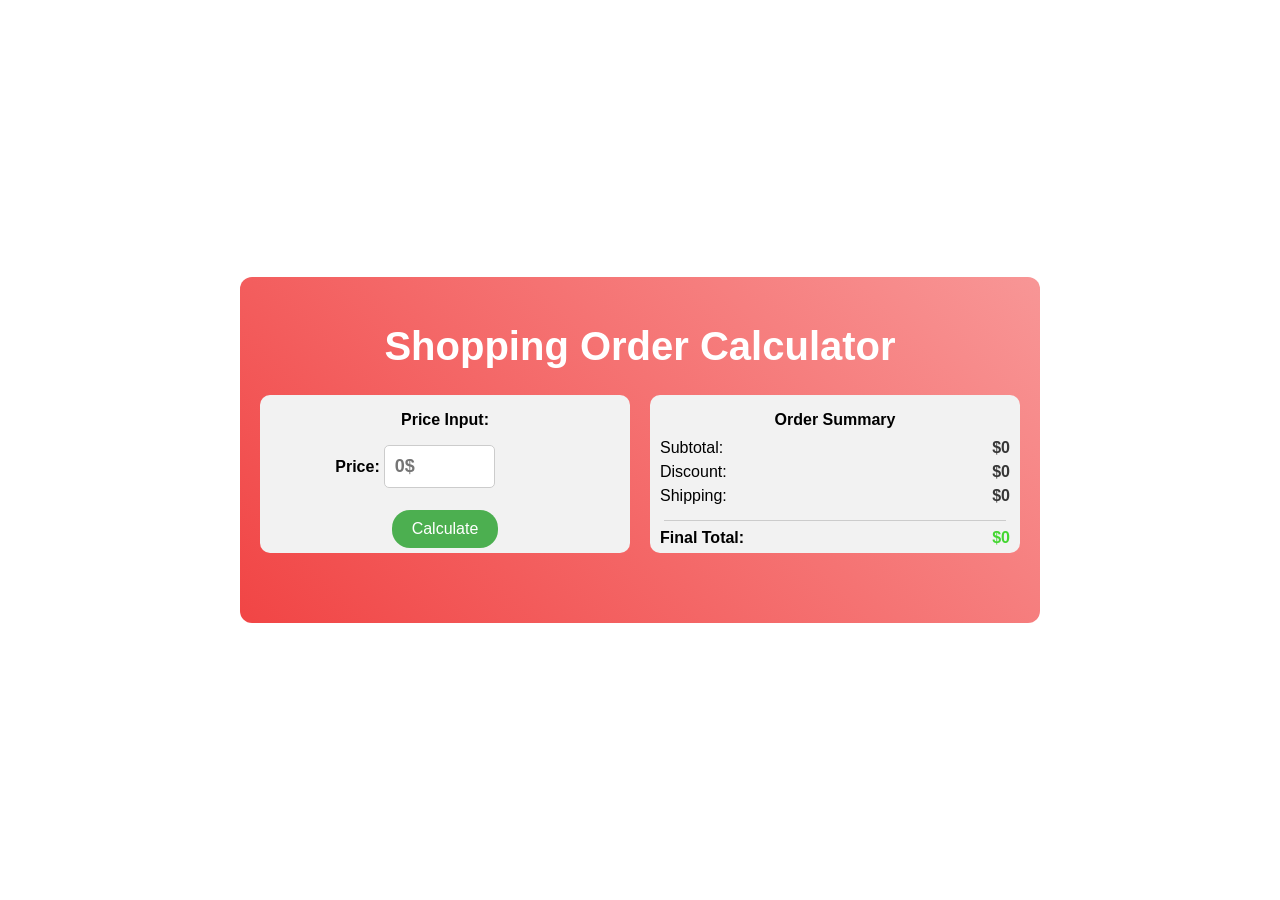
<file: Sem 1/SEC/A1/Html/index.html>
<!-- Program to calculate the subtotal, discount, shipping charge, and final total of a shopping order.
same as the python file but with html and css formatting -->

<html>
    <head>
        <title>Shopping Order Calculator</title>
        <link rel="stylesheet" type="text/css" href="style.css">

    </head>
    <body>
        <div class="container">
            <h1 class="main-heading">Shopping Order Calculator</h1>
                <div class="left-right">
                    <div class="left">
                        <p class="price_input goodfont">Price Input:</p>
                        <label class="goodfont">Price:</label>
                        <input class="input-box" type="number" id="price" placeholder="0$" min="0" required>
                        <br><br>
                        <button onclick="calculateOrder()" class="button goodfont">Calculate</button>
                    </div>
                    <div class="right">
                        <p class="order_summary goodfont">Order Summary</p>
                        <div class="summary-row">
                            <label for="subtotal" class="goodfont">Subtotal:</label>
                            <span id="subtotal" class="result goodfont a-right">$0</span>
                        </div>
                        <div class="summary-row">
                            <label for="discount" class="goodfont">Discount:</label>
                            <span id="discount" class="result goodfont a-right">$0</span>
                        </div>
                        <div class="summary-row">
                            <label for="shipping" class="goodfont">Shipping:</label>
                            <span id="shipping" class="result goodfont a-right">$0</span>
                        </div>
                        <hr class="summary-hr">
                        <div class="summary-row">
                            <label style="font-weight: bold;" for="finalTotal" class="goodfont">Final Total:</label>
                            <span style="color: rgb(24, 207, 0,0.8);" id="finalTotal" class="result goodfont a-right">$0</span>
                        </div>
                    </div>
                </div>
        </div>
    <script>
        // JavaScript code for the shopping order calculator
        function calculateOrder() {
            const priceInput = document.getElementById('price');
            const price = parseFloat(priceInput.value);

            if (isNaN(price) || price < 0) {
                alert("Please enter a valid price.");
                return;
            }
            const subtotal = price;
            const discount = subtotal * 0.1;
            const shipping = subtotal > 50 ? 5 : 10;
            const finalTotal = subtotal - discount + shipping;

            document.getElementById('subtotal').textContent = `+ $${subtotal.toFixed(2)}`;
            document.getElementById('discount').textContent = `- $${discount.toFixed(2)}`;
            document.getElementById('shipping').textContent = `+ $${shipping.toFixed(2)}`;
            document.getElementById('finalTotal').textContent = `$${finalTotal.toFixed(2)}`;
        }
    </script>
    </body>
</html>
</file>
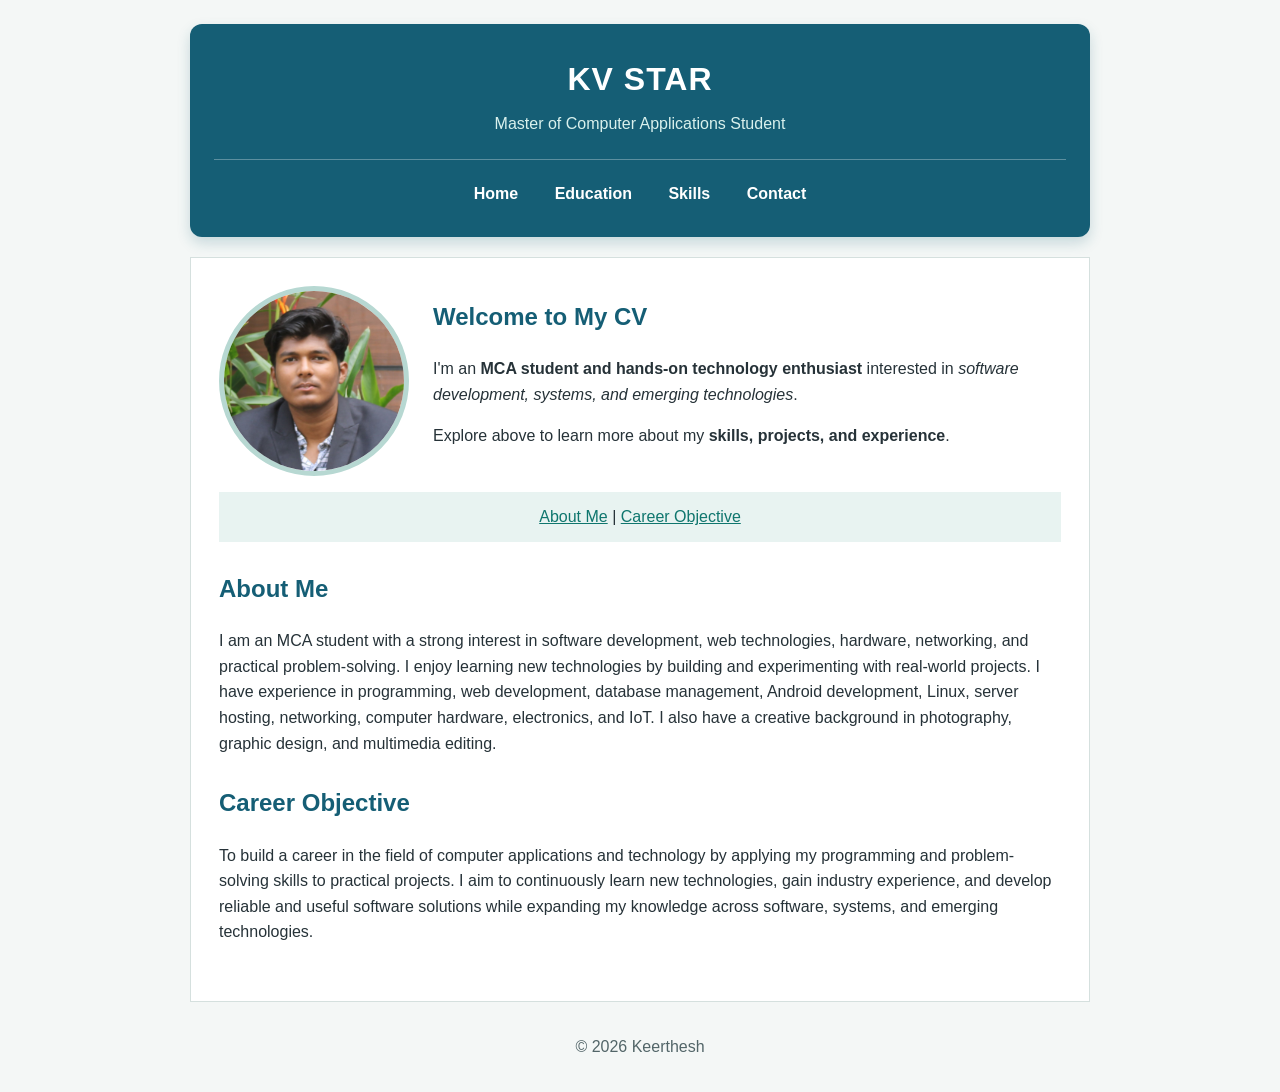
<file: Sem 1/WEB/Assignment/PG1/index.html>
<html>
<head>
	<title>KV STAR | Home</title>
	<link rel="stylesheet" href="style.css">
</head>
<body>
	<header>
		<h1>KV STAR</h1>
		<p>Master of Computer Applications Student</p>
		<div class="navigation">
			<a href="index.html">Home</a>
			<a href="education.html">Education</a>
			<a href="skills.html">Skills</a>
			<a href="contact.html">Contact</a>
		</div>
	</header>

	<div class="main-content">
		<div class="profile">
			<img src="images/profile.jpg" alt="Profile photo of KV STAR" width="180" height="180">
			<div>
				<h2>Welcome to My CV</h2>
				<p>I'm an <b>MCA student and hands-on technology enthusiast</b> interested in <i>software development, systems, and emerging technologies</i>.</p>
				<p>Explore above to learn more about my <b>skills, projects, and experience</b>.</p>
			</div>
		</div>

		<p class="quick-links">
			<a href="#about">About Me</a> |
			<a href="#objective">Career Objective</a>
		</p>

		<div class="content-section" id="about">
			<h2>About Me</h2>
			<p>I am an MCA student with a strong interest in software development, web technologies, hardware, networking, and practical problem-solving. I enjoy learning new technologies by building and experimenting with real-world projects. I have experience in programming, web development, database management, Android development, Linux, server hosting, networking, computer hardware, electronics, and IoT. I also have a creative background in photography, graphic design, and multimedia editing.</p>
		</div>

		<div class="content-section" id="objective">
			<h2>Career Objective</h2>
			<p>To build a career in the field of computer applications and technology by applying my programming and problem-solving skills to practical projects. I aim to continuously learn new technologies, gain industry experience, and develop reliable and useful software solutions while expanding my knowledge across software, systems, and emerging technologies.</p>
		</div>
	</div>

	<footer><p>&copy; 2026 Keerthesh</p></footer>
</body>
</html>
</file>
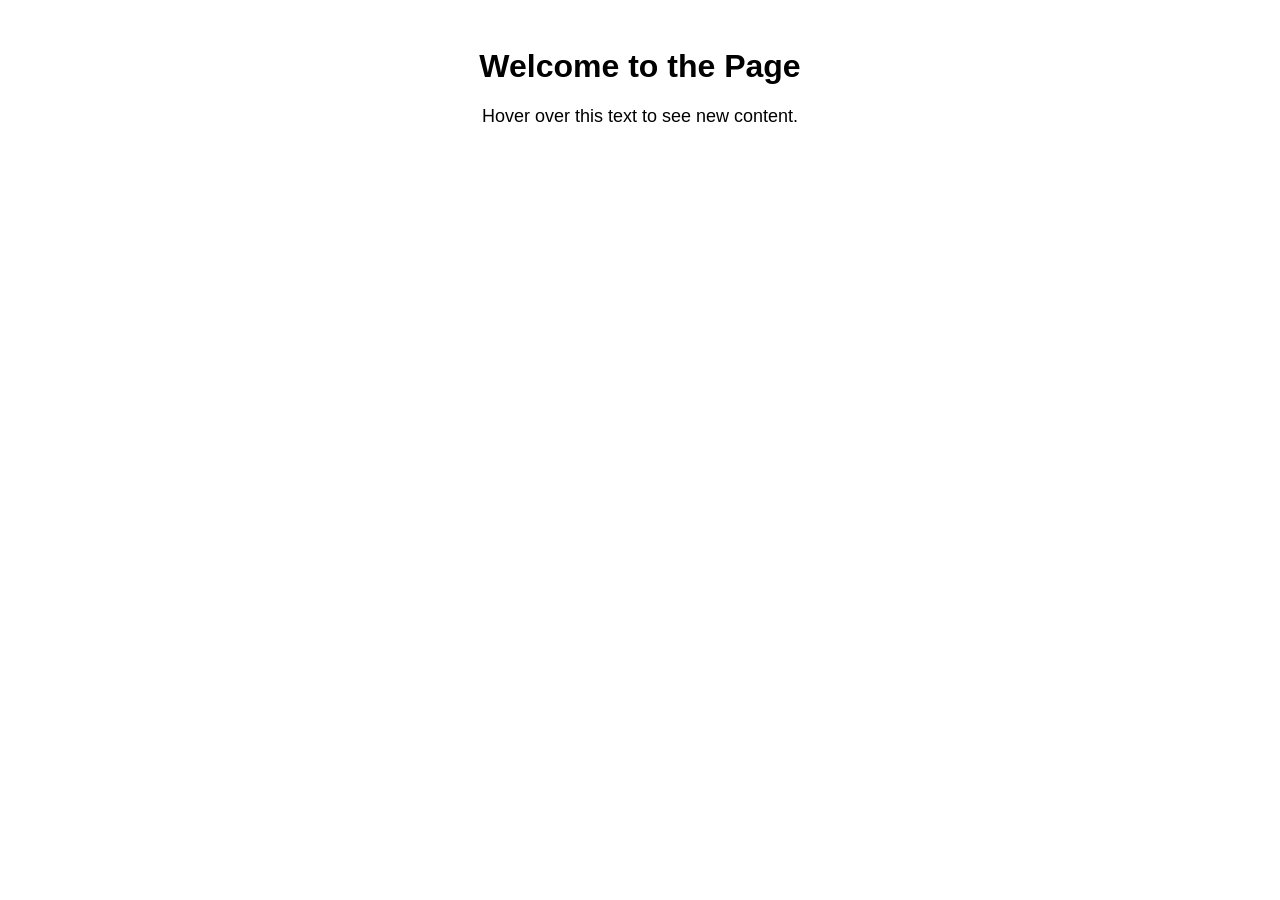
<file: Sem 1/WEB/Assignment/PG10/index.html>
<!-- 
Create a HTML page to display a new image and text when the mouse comes over the existing content in the page using JavaScript Event Handling mechanism. -->

<html>
    <head>
        <title>Mouseover Event Handling</title>
        <style>
            body {
                font-family: Arial, sans-serif;
                text-align: center;
                padding-top: 40px;
            }
            #content {
                margin-top: 20px;
                font-size: 18px;
            }
            #newContent {
                display: none;
                margin-top: 20px;
            }
            .image {
                width: 200px;
                height: auto;
                margin-top: 10px;
            }
        </style>
    </head>
    <body>
        <h1>Welcome to the Page</h1>
        <div id="content">
            Hover over this text to see new content.
        </div>
        <div id="newContent">
            <p>Flower!</p>
            <img src="flower.jpg" alt="New Image" class="image">
        </div>

        <script>
            const content = document.getElementById("content");
            const newContent = document.getElementById("newContent");

            content.addEventListener("mouseover", function() {
                newContent.style.display = "block";
            });

            content.addEventListener("mouseout", function() {
                newContent.style.display = "none";
            });
        </script>
    </body>
</html>
</file>
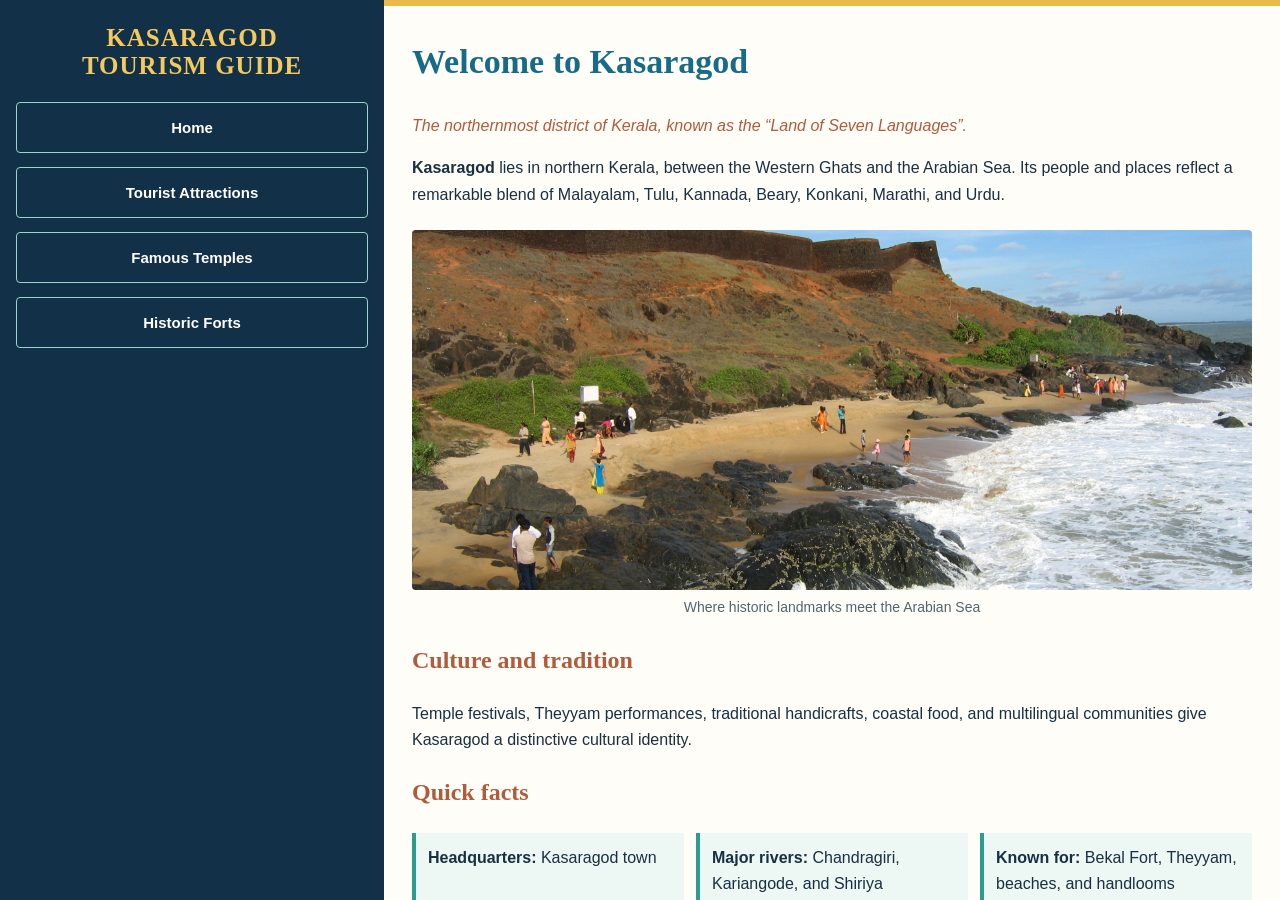
<file: Sem 1/WEB/Assignment/PG2/index.html>
<html>
<head>
	<title>Kasaragod Tourism Guide</title>
</head>
<frameset cols="30%,*" frameborder="0">
	<frame src="menu.html" name="menuFrame" title="Kasaragod tourism navigation" scrolling="no">
	<frame src="home.html" name="mainFrame" title="Kasaragod tourism content">
</frameset>
</html>
</file>
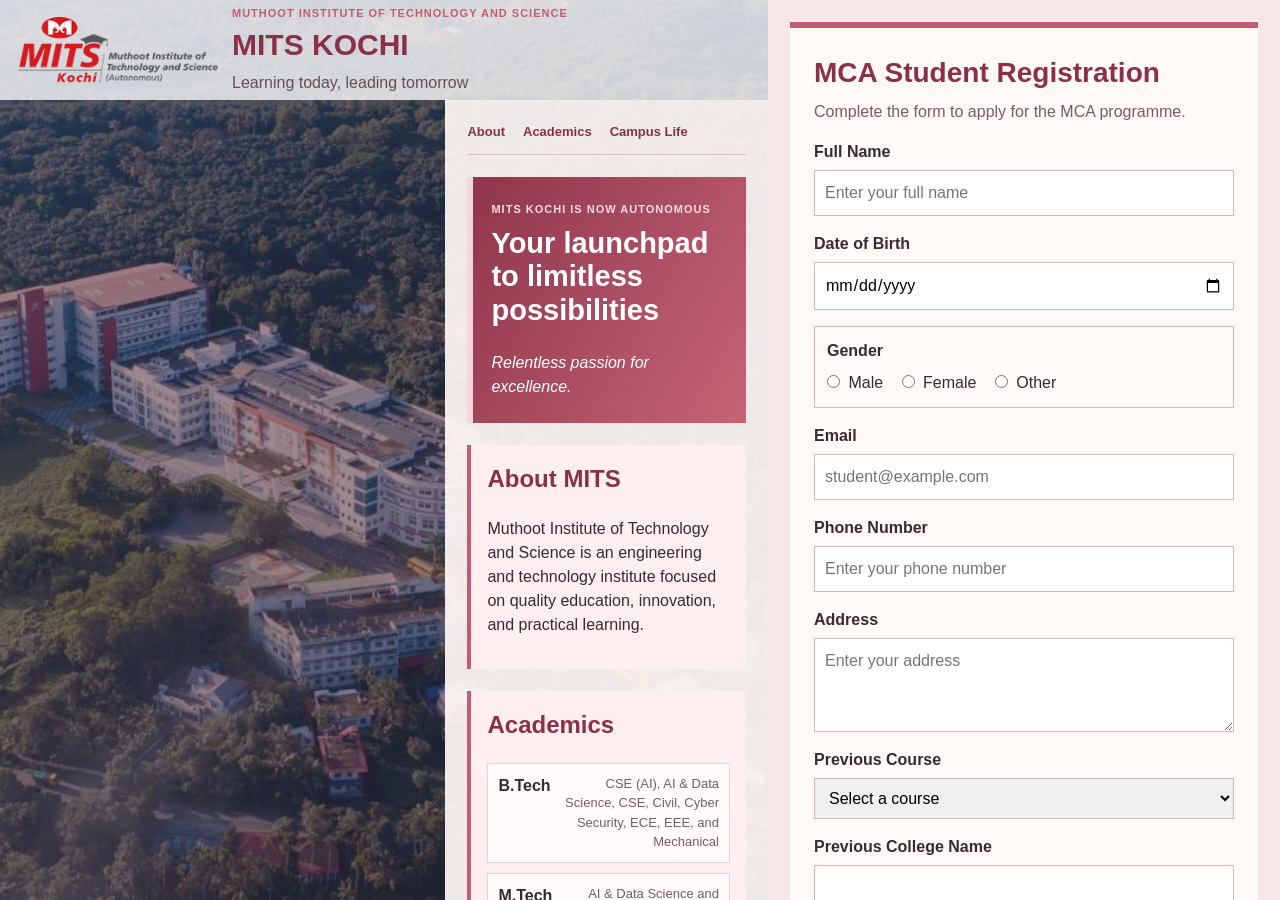
<file: Sem 1/WEB/Assignment/PG3/index.html>
<html>
<head>
	<title>MITS MCA Admission</title>
	<style>
		html, body {
			margin: 0;
			height: 100%;
		}

		frameset {
			border: 0;
		}
	</style>
</head>
<frameset cols="60%,40%" frameborder="0" title="MITS MCA admission pages">
	<frame src="webpage.html" name="collegeFrame" title="College information">
	<frame src="register.html" name="registrationFrame" title="MCA student registration form">
</frameset>
</html>
</file>
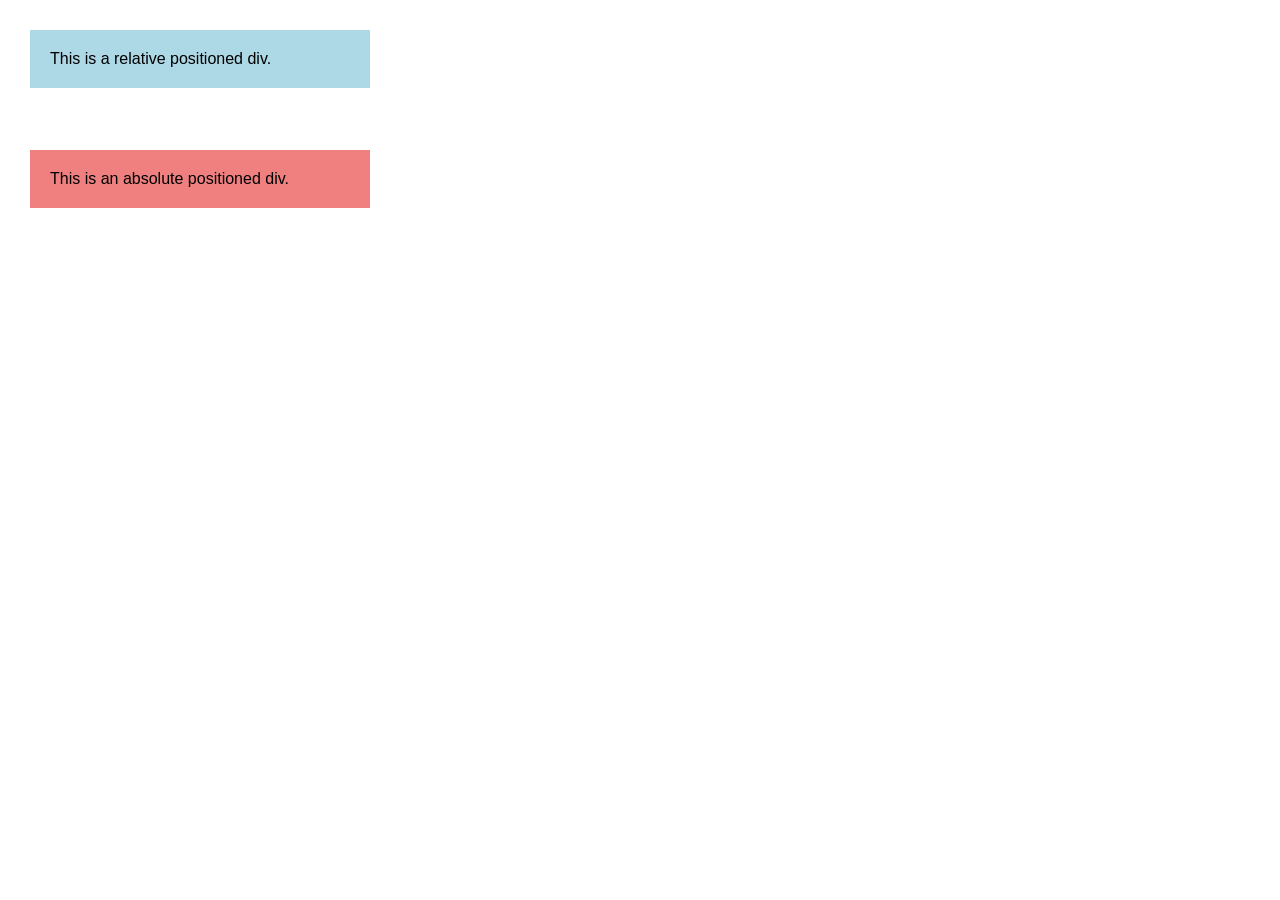
<file: Sem 1/WEB/Assignment/PG5/index.html>
<!-- Apply positioning methods of elements on a webpage with div elements and their corresponding classes using two external stylesheets. Compare the output with absolute, and relative positioning of div elements. -->

<html>
    <head>
        <title>Positioning Methods</title>
        <link rel="stylesheet" type="text/css" href="relative.css">
        <link rel="stylesheet" type="text/css" href="absolute.css">
        <style>
            body {
                margin: 0;
                font-family: Arial, sans-serif;
            }
        </style>
    </head>
    <body>
        <div class="relative">This is a relative positioned div.</div>
        <div class="absolute">This is an absolute positioned div.</div>
    </body>
</html>
</file>
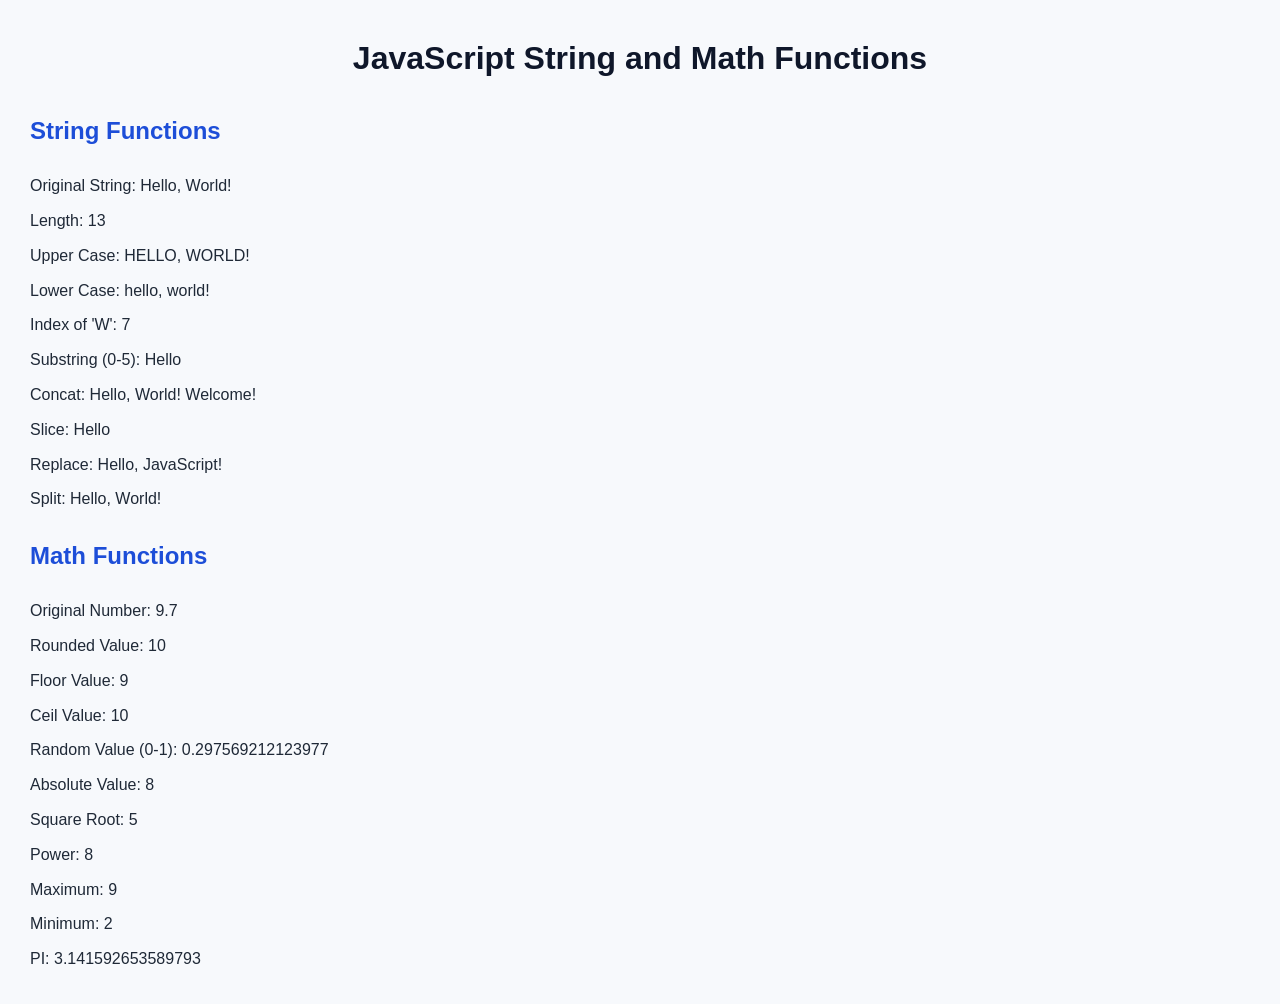
<file: Sem 1/WEB/Assignment/PG6/index.html>
<html>
    <head>
        <title>JavaScript String and Math Functions</title>
        <style>
            body {
                font-family: 'Trebuchet MS', 'Segoe UI', sans-serif;
                margin: 30px;
                background-color: #f7f9fc;
                color: #1f2937;
                line-height: 1.8;
            }
            h1 {
                color: #0f172a;
                text-align: center;
            }
            h2 {
                color: #1d4ed8;
                margin-top: 20px;
            }
            p {
                margin: 6px 0;
                font-size: 16px;
            }
        </style>
    </head>
    <body>
        <h1>JavaScript String and Math Functions</h1>

        <h2>String Functions</h2>
        <p id="Original"></p>
        <p id="Length"></p>
        <p id="Upper"></p>
        <p id="Lower"></p>
        <p id="Index"></p>
        <p id="Substring"></p>
        <p id="Concat"></p>
        <p id="Slice"></p>
        <p id="Replace"></p>
        <p id="Split"></p>

        <h2>Math Functions</h2>
        <p id="OriginalNum"></p>
        <p id="Rounded"></p>
        <p id="Floor"></p>
        <p id="Ceil"></p>
        <p id="Random"></p>
        <p id="Abs"></p>
        <p id="Sqrt"></p>
        <p id="Pow"></p>
        <p id="Max"></p>
        <p id="Min"></p>
        <p id="PI"></p>

        <script>
            const str = "Hello, World!";

            document.getElementById("Original").innerHTML = "Original String: " + str;
            document.getElementById("Length").innerHTML = "Length: " + str.length;
            document.getElementById("Upper").innerHTML = "Upper Case: " + str.toUpperCase();
            document.getElementById("Lower").innerHTML = "Lower Case: " + str.toLowerCase();
            document.getElementById("Index").innerHTML = "Index of 'W': " + str.indexOf("W");
            document.getElementById("Substring").innerHTML = "Substring (0-5): " + str.substring(0, 5);
            document.getElementById("Concat").innerHTML = "Concat: " + str.concat(" Welcome!");
            document.getElementById("Slice").innerHTML = "Slice: " + str.slice(0, 5);
            document.getElementById("Replace").innerHTML = "Replace: " + str.replace("World", "JavaScript");
            document.getElementById("Split").innerHTML = "Split: " + str.split(",");

            const number = 9.7;

            document.getElementById("OriginalNum").innerHTML = "Original Number: " + number;
            document.getElementById("Rounded").innerHTML = "Rounded Value: " + Math.round(number);
            document.getElementById("Floor").innerHTML = "Floor Value: " + Math.floor(number);
            document.getElementById("Ceil").innerHTML = "Ceil Value: " + Math.ceil(number);
            document.getElementById("Random").innerHTML = "Random Value (0-1): " + Math.random();
            document.getElementById("Abs").innerHTML = "Absolute Value: " + Math.abs(-8);
            document.getElementById("Sqrt").innerHTML = "Square Root: " + Math.sqrt(25);
            document.getElementById("Pow").innerHTML = "Power: " + Math.pow(2, 3);
            document.getElementById("Max").innerHTML = "Maximum: " + Math.max(4, 9, 2);
            document.getElementById("Min").innerHTML = "Minimum: " + Math.min(4, 9, 2);
            document.getElementById("PI").innerHTML = "PI: " + Math.PI;
        </script>
    </body>
</html>
</file>
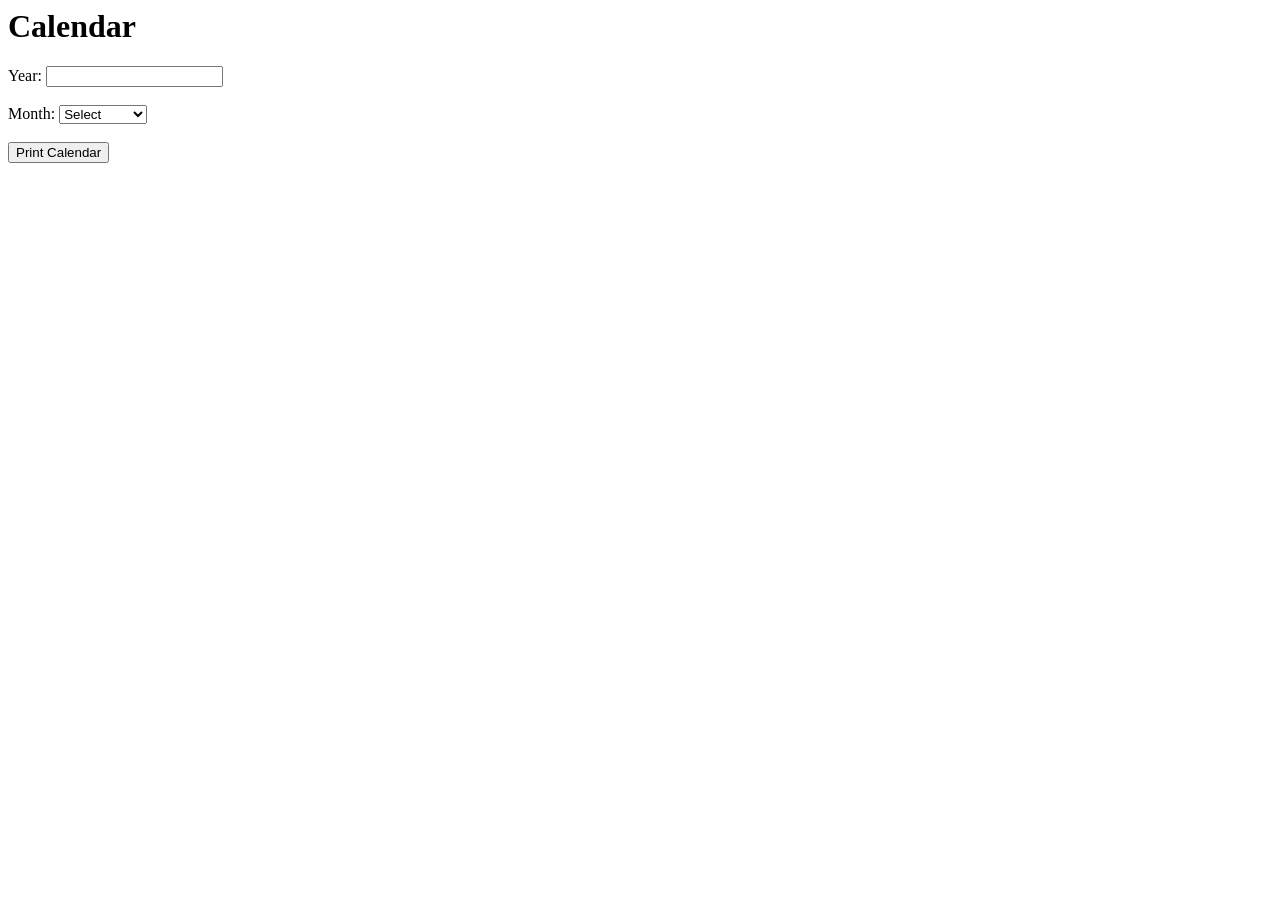
<file: Sem 1/WEB/Assignment/PG7/index.html>
<html>
    <head>
        <title>Calendar</title>
        <script src="script.js"></script>
    </head>
    <body>
        <h1>Calendar</h1>
        Year: <input type="number" id="year"><br><br>
        Month:
        <select id="month">
            <option value="">Select</option>
            <option value="0">January</option>
            <option value="1">February</option>
            <option value="2">March</option>
            <option value="3">April</option>
            <option value="4">May</option>
            <option value="5">June</option>
            <option value="6">July</option>
            <option value="7">August</option>
            <option value="8">September</option>
            <option value="9">October</option>
            <option value="10">November</option>
            <option value="11">December</option>
        </select><br><br>
        <button onclick="Calendar()">Print Calendar</button>
        <div id="calendar"></div>
    </body>
</html>
</file>
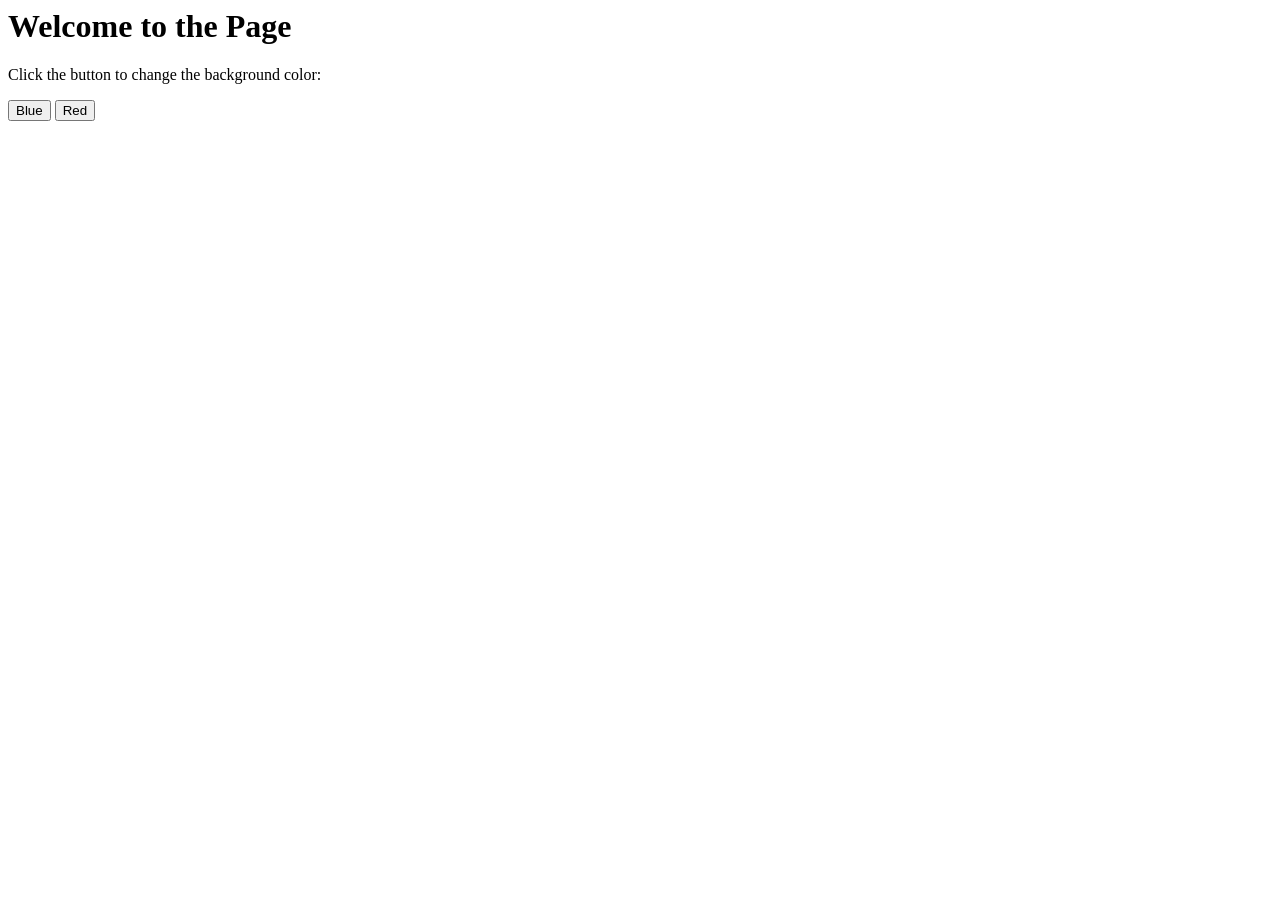
<file: Sem 1/WEB/Assignment/PG8/index.html>
<!-- Develop a JavaScript Event Handling mechanism to change the background colour of a HTML page. -->

<html>
    <head>
        <title>Change Background Color</title>
    </head>
    <body>
        <h1>Welcome to the Page</h1>
        <p>Click the button to change the background color:</p>
        <button onclick="blue()">Blue</button>
        <button onclick="red()">Red</button>

        <script>
            function blue() {
                document.body.style.backgroundColor = "lightblue";
            }

            function red() {
                document.body.style.backgroundColor = "red";
            }
        </script>
    </body>
</html>
</file>
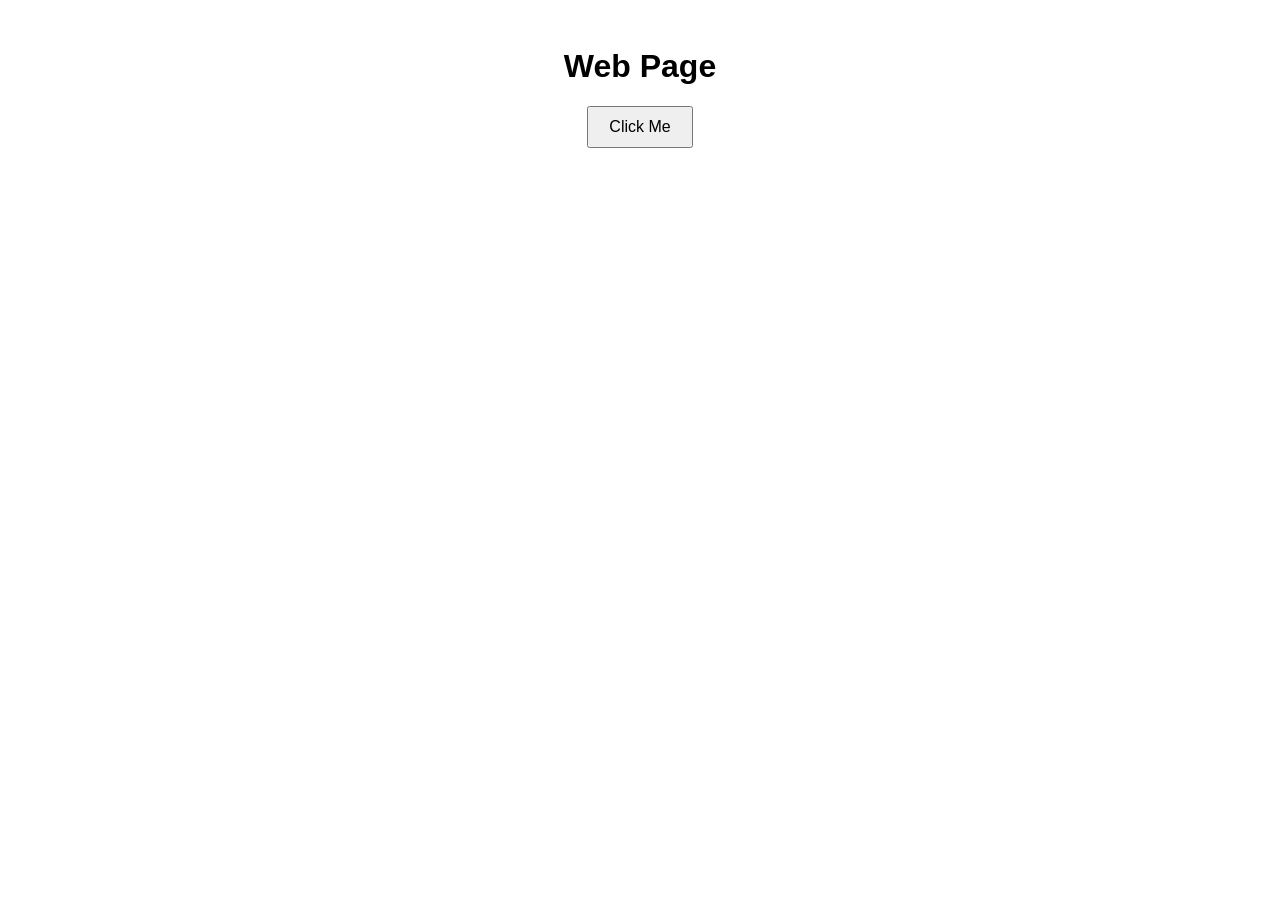
<file: Sem 1/WEB/Assignment/PG9/index.html>
<!-- Create a program using JavaScript event listeners on one button. -->

<html>
    <head>
        <title>Multiple Event Listeners</title>
        <style>
            body {
                font-family: Arial, sans-serif;
                text-align: center;
                padding-top: 40px;
            }
            button {
                padding: 10px 20px;
                font-size: 16px;
                cursor: pointer;
                transition: background-color 0.2s, transform 0.2s;
            }
            #status {
                margin-top: 20px;
                font-size: 18px;
                font-weight: bold;
            }
        </style>
    </head>
    <body>
        <h1>Web Page</h1>
        <button id="colorButton">Click Me</button>
        <script>
            const button = document.getElementById("colorButton");
            const status = document.getElementById("status");

        button.addEventListener("click", function() {
            document.body.style.backgroundColor = "lightgreen";
        });

        button.addEventListener("mouseenter", function() {
            button.style.backgroundColor = "gold";
            button.style.transform = "scale(1.1)";
        });

        button.addEventListener("mouseleave", function() {
            button.style.backgroundColor = "";
            button.style.transform = "scale(1)";
            document.body.style.backgroundColor = "";
        });

        button.addEventListener("dblclick", function() {
            document.querySelector("h1").textContent = "Double-click event occurred!";
        });
        </script>
    </body>
</html>
</file>
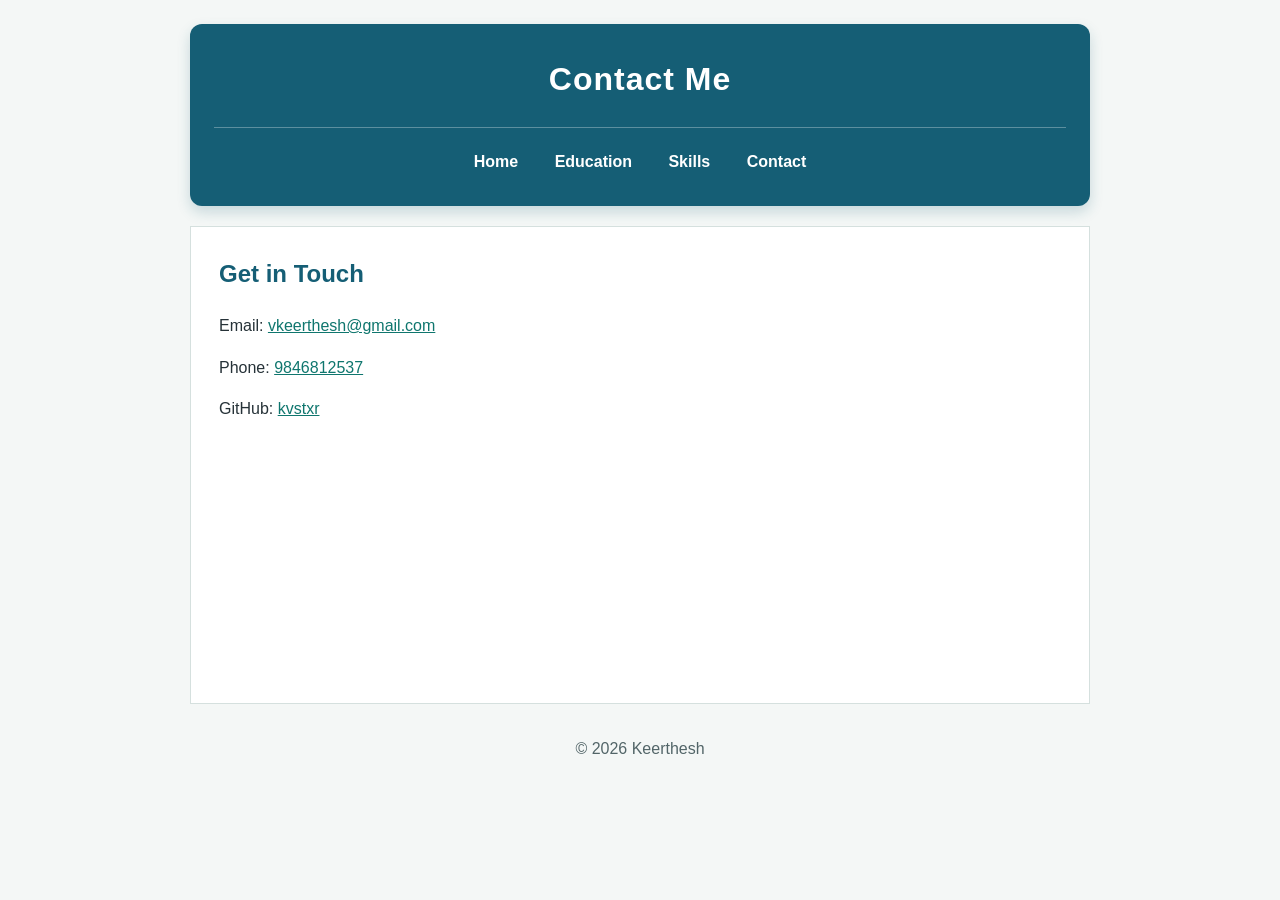
<file: Sem 1/WEB/Assignment/PG1/contact.html>
<html>
<head>
    <title>KV STAR | Contact</title>
    <link rel="stylesheet" href="style.css">
</head>
<body>
    <header>
        <h1>Contact Me</h1>
        <div class="navigation">
            <a href="index.html">Home</a>
            <a href="education.html">Education</a>
            <a href="skills.html">Skills</a>
            <a href="contact.html">Contact</a>
        </div>
    </header>

    <div class="main-content">
        <h2>Get in Touch</h2>
        <p>Email: <a href="mailto:vkeerthesh@gmail.com">vkeerthesh@gmail.com</a></p>
        <p>Phone: <a href="tel:9846812537">9846812537</a></p>
        <p>GitHub: <a href="https://github.com/kvstxr" target="_blank" rel="noopener">kvstxr</a></p>
    </div>

    <footer><p>&copy; 2026 Keerthesh</p></footer>
</body>
</html>
</file>
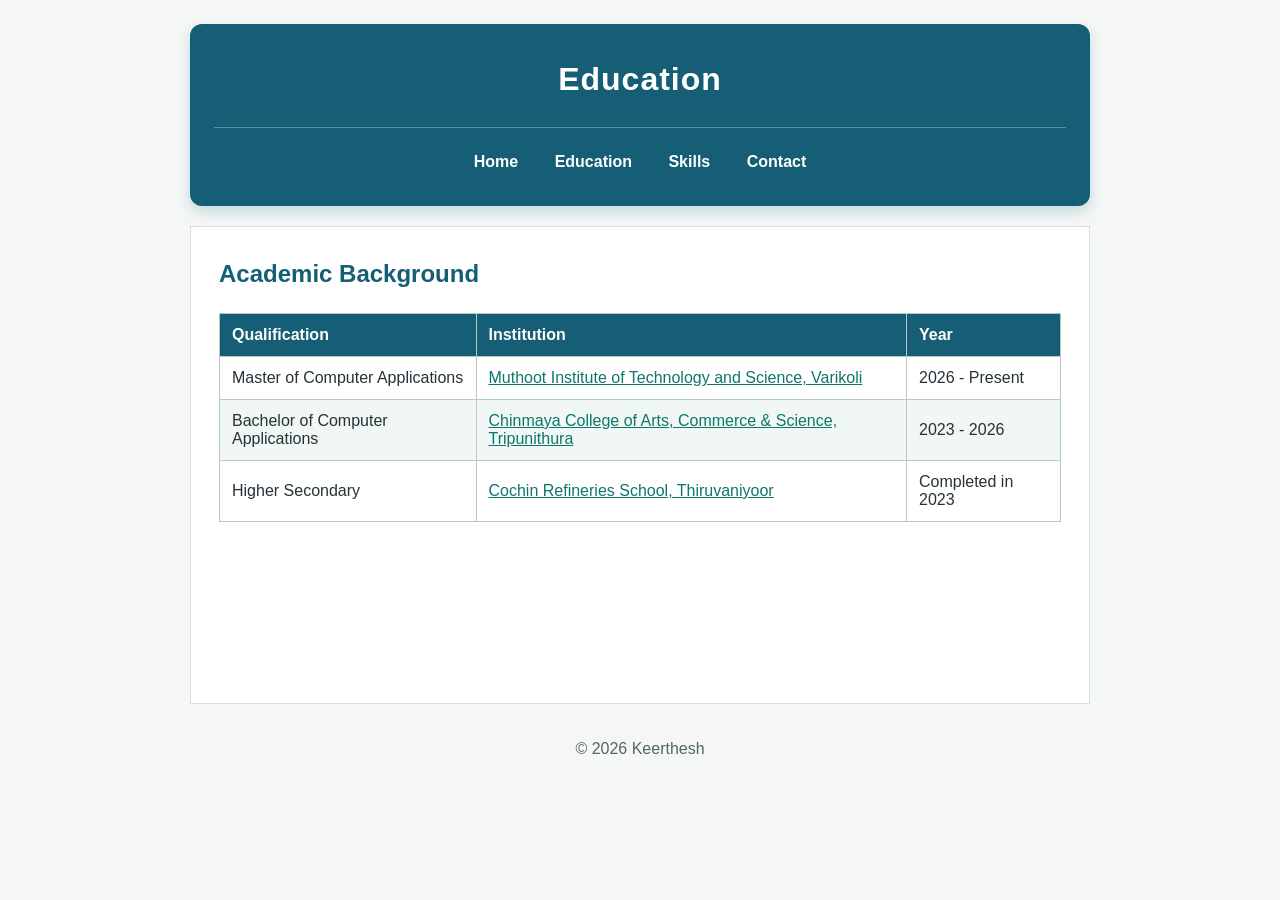
<file: Sem 1/WEB/Assignment/PG1/education.html>
<html>
<head>
    <title>KV STAR | Education</title>
    <link rel="stylesheet" href="style.css">
</head>
<body>
    <header>
        <h1>Education</h1>
        <div class="navigation">
            <a href="index.html">Home</a>
            <a href="education.html">Education</a>
            <a href="skills.html">Skills</a>
            <a href="contact.html">Contact</a>
        </div>
    </header>

    <div class="main-content">
        <h2>Academic Background</h2>
        <table>
            <thead> <!-- This adds background color to the title -->
                <tr>
                    <th>Qualification</th>
                    <th>Institution</th>
                    <th>Year</th>
                </tr>
            </thead>
            <tbody>
                <tr>
                    <td>Master of Computer Applications</td>
                    <td><a href="https://mgmits.ac.in/" target="_blank" rel="noopener">Muthoot Institute of Technology and Science, Varikoli</a></td>
                    <td>2026 - Present</td>
                </tr>
                <tr>
                    <td>Bachelor of Computer Applications</td>
                    <td><a href="https://www.chinmayacollege.ac.in/" target="_blank" rel="noopener">Chinmaya College of Arts, Commerce &amp; Science, Tripunithura</a></td>
                    <td>2023 - 2026</td>
                </tr>
                <tr>
                    <td>Higher Secondary</td>
                    <td><a href="https://cochinrefineriesschool.ac.in/" target="_blank" rel="noopener">Cochin Refineries School, Thiruvaniyoor</a></td>
                    <td>Completed in 2023</td>
                </tr>
            </tbody>
        </table>
    </div>

    <footer><p>&copy; 2026 Keerthesh</p></footer>
</body>
</html>
</file>
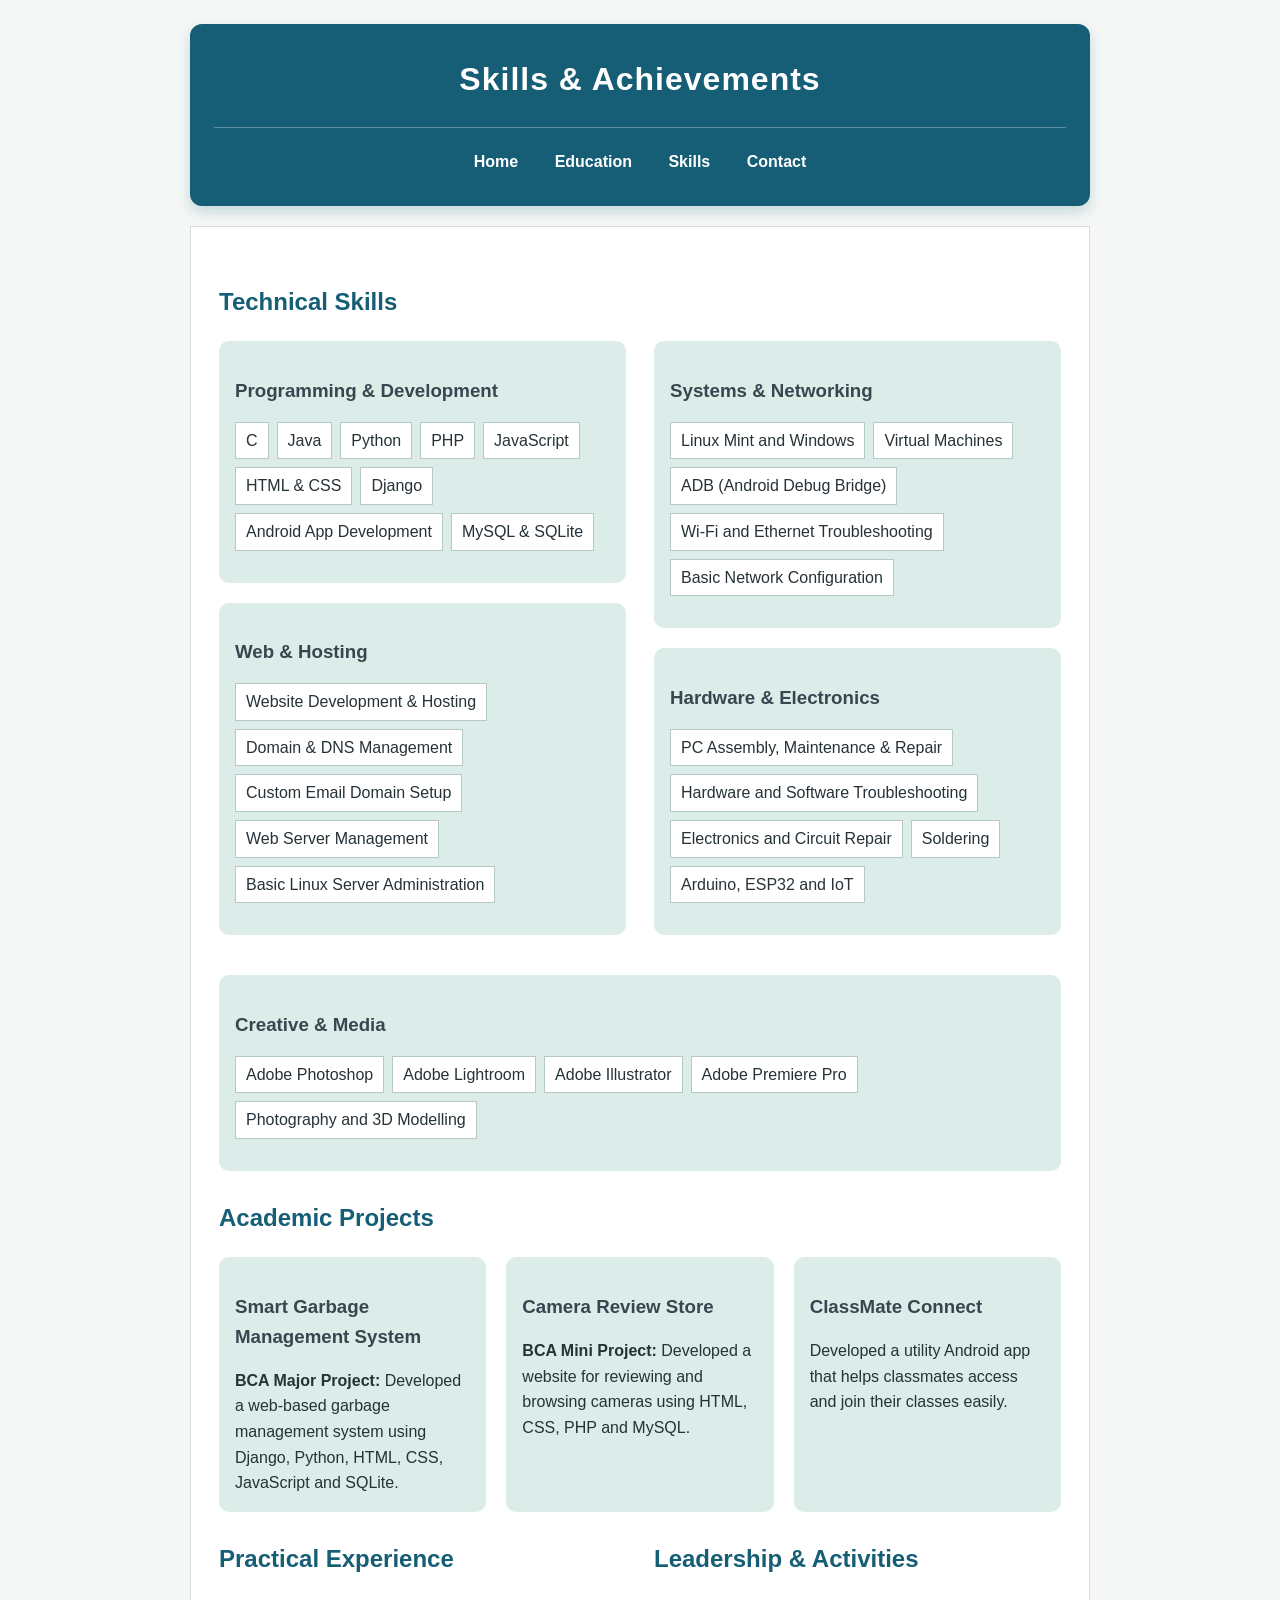
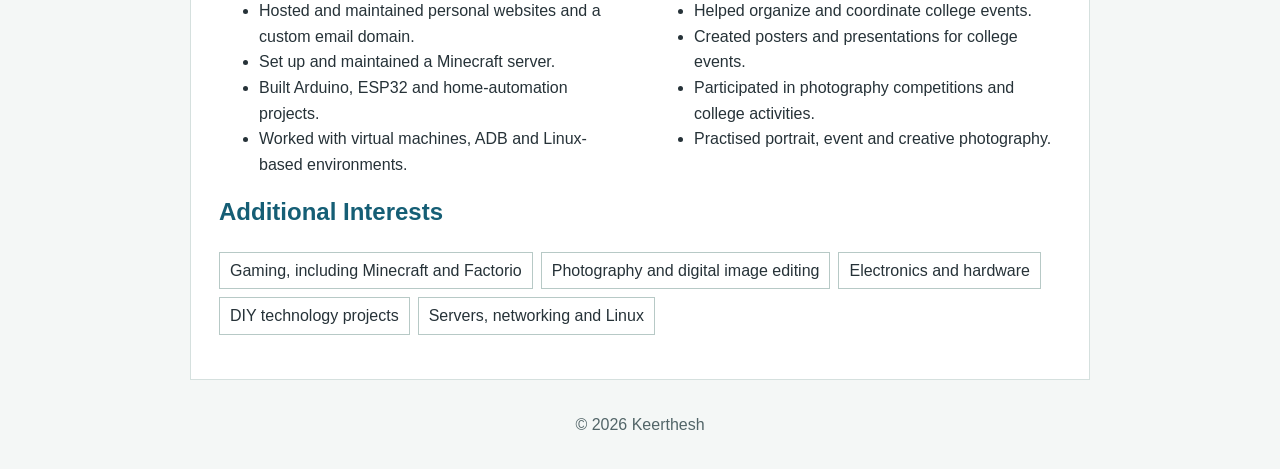
<file: Sem 1/WEB/Assignment/PG1/skills.html>
<html>
<head>
    <title>KV STAR | Skills</title>
    <link rel="stylesheet" href="style.css">
</head>
<body>
    <header>
        <h1>Skills &amp; Achievements</h1>
        <div class="navigation">
            <a href="index.html">Home</a>
            <a href="education.html">Education</a>
            <a href="skills.html">Skills</a>
            <a href="contact.html">Contact</a>
        </div>
    </header>

    <div class="main-content">
        <div class="content-section">
            <h2>Technical Skills</h2>
            <div class="skill-groups">
                <div>
                    <h3>Programming &amp; Development</h3>
                    <ul class="skill-list">
                        <li>C</li>
                        <li>Java</li>
                        <li>Python</li>
                        <li>PHP</li>
                        <li>JavaScript</li>
                        <li>HTML &amp; CSS</li>
                        <li>Django</li>
                        <li>Android App Development</li>
                        <li>MySQL &amp; SQLite</li>
                    </ul>
                </div>
                <div>
                    <h3>Web &amp; Hosting</h3>
                    <ul class="skill-list">
                        <li>Website Development &amp; Hosting</li>
                        <li>Domain &amp; DNS Management</li>
                        <li>Custom Email Domain Setup</li>
                        <li>Web Server Management</li>
                        <li>Basic Linux Server Administration</li>
                    </ul>
                </div>
                <div>
                    <h3>Systems &amp; Networking</h3>
                    <ul class="skill-list">
                        <li>Linux Mint and Windows</li>
                        <li>Virtual Machines</li>
                        <li>ADB (Android Debug Bridge)</li>
                        <li>Wi-Fi and Ethernet Troubleshooting</li>
                        <li>Basic Network Configuration</li>
                    </ul>
                </div>
                <div>
                    <h3>Hardware &amp; Electronics</h3>
                    <ul class="skill-list">
                        <li>PC Assembly, Maintenance &amp; Repair</li>
                        <li>Hardware and Software Troubleshooting</li>
                        <li>Electronics and Circuit Repair</li>
                        <li>Soldering</li>
                        <li>Arduino, ESP32 and IoT</li>
                    </ul>
                </div>
            </div>
            <div class="creative-media">
                <h3>Creative &amp; Media</h3>
                <ul class="skill-list">
                    <li>Adobe Photoshop</li>
                    <li>Adobe Lightroom</li>
                    <li>Adobe Illustrator</li>
                    <li>Adobe Premiere Pro</li>
                    <li>Photography and 3D Modelling</li>
                </ul>
            </div>
        </div>

        <div class="content-section">
            <h2>Academic Projects</h2>
            <div class="project-list">
                <div>
                    <h3>Smart Garbage Management System</h3>
                    <p><strong>BCA Major Project:</strong> Developed a web-based garbage management system using Django, Python, HTML, CSS, JavaScript and SQLite.</p>
                </div>
                <div>
                    <h3>Camera Review Store</h3>
                    <p><strong>BCA Mini Project:</strong> Developed a website for reviewing and browsing cameras using HTML, CSS, PHP and MySQL.</p>
                </div>
                <div>
                    <h3>ClassMate Connect</h3>
                    <p>Developed a utility Android app that helps classmates access and join their classes easily.</p>
                </div>
            </div>
        </div>
        <div class="columns">
            <div>
                <h2>Practical Experience</h2>
                <ul>
                    <li>Hosted and maintained personal websites and a custom email domain.</li>
                    <li>Set up and maintained a Minecraft server.</li>
                    <li>Built Arduino, ESP32 and home-automation projects.</li>
                    <li>Worked with virtual machines, ADB and Linux-based environments.</li>
                </ul>
            </div>
            <div>
                <h2>Leadership &amp; Activities</h2>
                <ul>
                    <li>Helped organize and coordinate college events.</li>
                    <li>Created posters and presentations for college events.</li>
                    <li>Participated in photography competitions and college activities.</li>
                    <li>Practised portrait, event and creative photography.</li>
                </ul>
            </div>
        </div>

        <div>
            <h2>Additional Interests</h2>
            <ul class="interest-list">
                <li>Gaming, including Minecraft and Factorio</li>
                <li>Photography and digital image editing</li>
                <li>Electronics and hardware</li>
                <li>DIY technology projects</li>
                <li>Servers, networking and Linux</li>
            </ul>
        </div>
    </div>

    <footer><p>&copy; 2026 Keerthesh</p></footer>
</body>
</html>
</file>
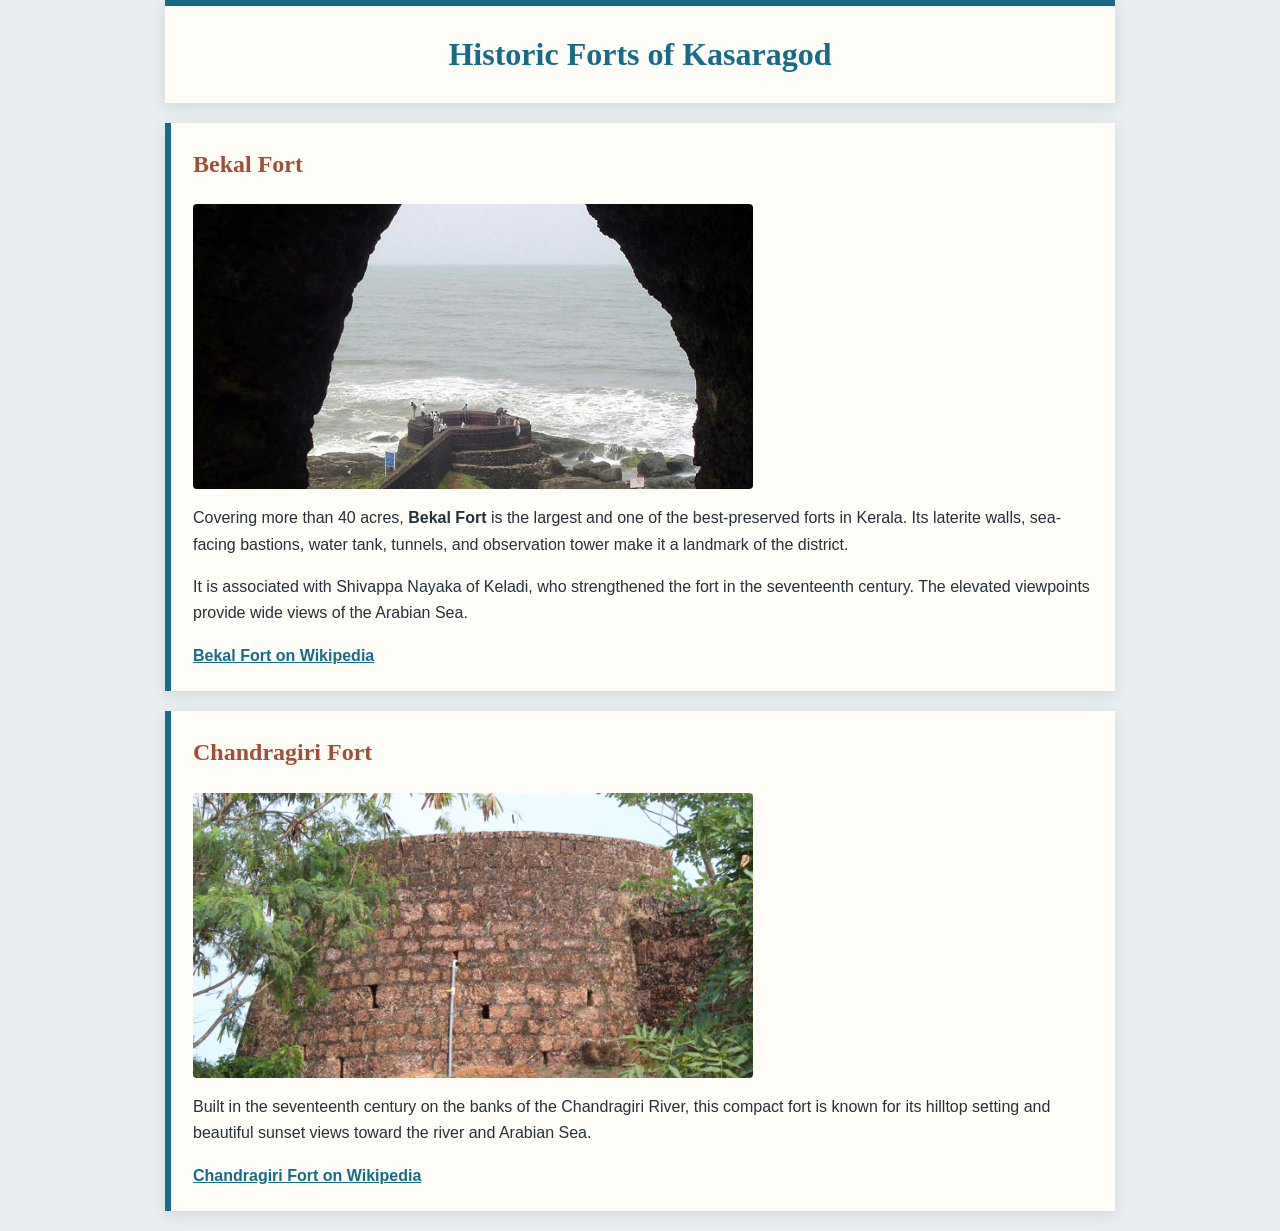
<file: Sem 1/WEB/Assignment/PG2/fort.html>
<html>
<head>
    <title>Historic Forts of Kasaragod</title>
    <link rel="stylesheet" href="style.css">
</head>
<body class="fort-page">
    <div class="main">
        <div class="page-heading">
            <h1>Historic Forts of Kasaragod</h1>
        </div>
        <div class="fort-box">
            <h2>Bekal Fort</h2>
            <img src="images/Bekalfort_2.jpg" alt="Bekal Fort beside the sea">
            <p>Covering more than 40 acres, <strong>Bekal Fort</strong> is the largest and one of the best-preserved forts in Kerala. Its laterite walls, sea-facing bastions, water tank, tunnels, and observation tower make it a landmark of the district.</p>
            <p>It is associated with Shivappa Nayaka of Keladi, who strengthened the fort in the seventeenth century. The elevated viewpoints provide wide views of the Arabian Sea.</p>
            <a href="https://en.wikipedia.org/wiki/Bekal_Fort" target="_blank" rel="noopener">Bekal Fort on Wikipedia</a>
        </div>
        <div class="fort-box">
            <h2>Chandragiri Fort</h2>
            <img src="images/Chandrigiri_Fort_-Kasaragod_-Kerala_-file_1001.jpg" alt="Chandragiri Fort overlooking the river">
            <p>Built in the seventeenth century on the banks of the Chandragiri River, this compact fort is known for its hilltop setting and beautiful sunset views toward the river and Arabian Sea.</p>
            <a href="https://en.wikipedia.org/wiki/Chandragiri_Fort,_Kerala" target="_blank" rel="noopener">Chandragiri Fort on Wikipedia</a>
        </div>
    </div>
</body>
</html>
</file>
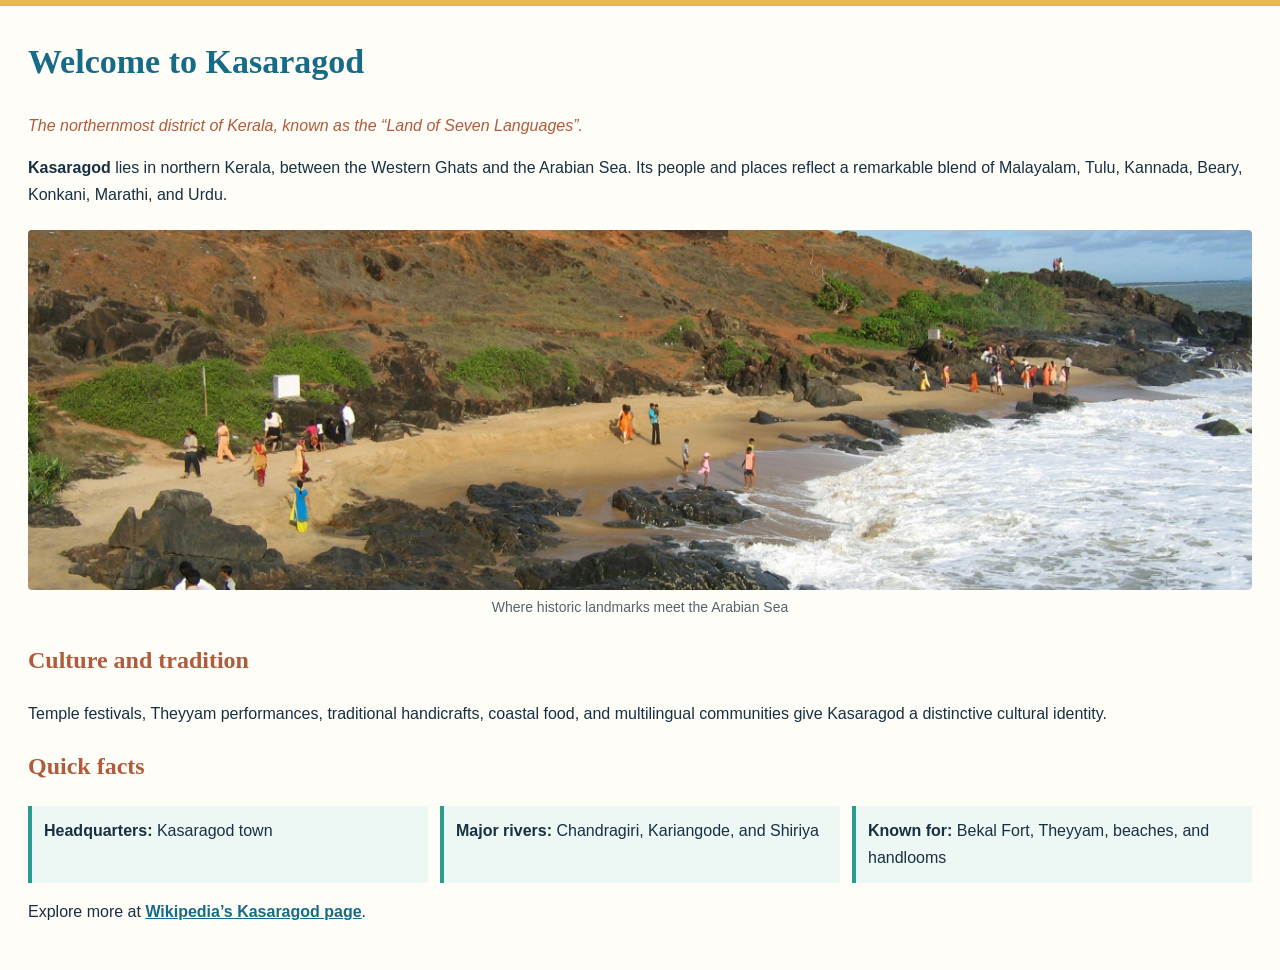
<file: Sem 1/WEB/Assignment/PG2/home.html>
<html>
<head>
    <title>Home - Kasaragod</title>
    <link rel="stylesheet" href="style.css">
</head>
<body class="home-page">
    <div class="main">
        <h1>Welcome to Kasaragod</h1>
        <p class="tagline">The northernmost district of Kerala, known as the “Land of Seven Languages”.</p>
        <p><strong>Kasaragod</strong> lies in northern Kerala, between the Western Ghats and the Arabian Sea. Its people and places reflect a remarkable blend of Malayalam, Tulu, Kannada, Beary, Konkani, Marathi, and Urdu.</p>
        <div class="picture">
            <img src="images/Bakel_Fort_Beach_Kasaragod7.jpg" alt="Bekal Fort beside the Arabian Sea">
            <p class="caption">Where historic landmarks meet the Arabian Sea</p>
        </div>
        
        <h2>Culture and tradition</h2>
        <p>Temple festivals, Theyyam performances, traditional handicrafts, coastal food, and multilingual communities give Kasaragod a distinctive cultural identity.</p>
        <h2>Quick facts</h2>
        <ul class="facts">
            <li><strong>Headquarters:</strong> Kasaragod town</li>
            <li><strong>Major rivers:</strong> Chandragiri, Kariangode, and Shiriya</li>
            <li><strong>Known for:</strong> Bekal Fort, Theyyam, beaches, and handlooms</li>
        </ul>
        <p>Explore more at <a href="https://en.wikipedia.org/wiki/Kasaragod" target="_blank" rel="noopener">Wikipedia’s Kasaragod page</a>.</p>
    </div>
</body>
</html>
</file>
<file: Sem 1/SEC/A1/Html/style.css>
:root {
    --main-font: Arial, sans-serif;
}



.topbar {
    background-color: #333;
    overflow: hidden;
}

body {
    min-height: 100vh;
    margin: 0;
    display: flex;
    align-items: center;
    justify-content: center;
}

.container {
    padding: 20px;
    text-align: center;
    width: 90%;
    max-width: 800px;
    min-height: auto;
    box-sizing: border-box;
    align-items: center;
    display: flex;
    flex-direction: column;
    background-image: linear-gradient(45deg, #f14545, #f89696);
    border-radius: 12px;

}

.main-heading {
    color: white;
    font-family: var(--main-font);
    font-size: 40px;
}

.left-right {
    display: flex;
    flex-direction: row;
    gap: 20px;
    width: 100%;
    margin-bottom: 50px;
}

.left {
    background-color: #f2f2f2;
    flex: 1;
    border-radius: 10px;
    font-weight: bold;
    
    
}

.input-box {
    width: 30%;
    padding: 10px;
    border: 1px solid #ccc;
    border-radius: 5px;
    box-sizing: border-box;
    margin-right: 60px;
    color: #333;
    font-family: var(--main-font);
    font-size: 18px;
    font-weight: bold;
}



.right {
    /* color: green; */
    background-color: #f2f2f2;
    flex: 1;
    border-radius: 10px;
}

.result {
    color: rgba(8, 7, 7, 0.8);
    background-color: #f2f2f2;
    margin-right: 10px;
    font-weight: bold;
}

.order_summary {
    font-weight: bold;
    font-size: 20px;
    margin-bottom: 10px;
}

.summary-row {
    display: flex;
    justify-content: space-between;
    gap: 30px;
    margin-bottom: 6px;
    margin-left: 10px;
}
.summary-row {
    display: flex;
    justify-content: space-between;
    gap: 30px;
    margin-bottom: 6px;
    margin-left: 10px;
}

.summary-hr {
    border: 0;
    height: 1px;
    background: #ccc;
    margin-top: 15px;
    margin-left: 14px;
    margin-right: 14px;
}

.a-right {
    text-align: right;
    margin-left: auto;
}

.goodfont {
    font-family: var(--main-font);
    font-size: 16px;
}

.button {
    background-color: #4CAF50; 
    border: none;
    color: white;
    padding: 10px 20px;
    text-align: center;
    margin: 4px 2px;
    cursor: pointer;
    border-radius: 18px;
}
</file>
<file: Sem 1/WEB/Assignment/PG1/style.css>
body {
    max-width: 900px;
    margin: 0 auto;
    padding: 0 20px;
    color: #263238;
    background: #f4f7f6;
    font-family: Arial, sans-serif;
    line-height: 1.6;
}

header {
    margin: 24px 0 20px;
    padding: 30px 24px 22px;
    color: white;
    background: #155e75;
    border-radius: 12px;
    box-shadow: 0 6px 14px rgba(21, 94, 117, 0.2);
    text-align: center;
}

h1, h2 { margin-top: 0; }
h1 {
    margin-bottom: 6px;
    letter-spacing: 1px;
    font-size: 32px;
}

header p {
    margin: 0;
    color: #d9f1ed;
}

.navigation {
    margin-top: 22px;
    padding-top: 12px;
    border-top: 1px solid rgba(255, 255, 255, 0.3);
}

.navigation a {
    display: inline-block;
    margin: 3px 4px;
    padding: 6px 12px;
    color: white;
    font-weight: bold;
    text-decoration: none;
    border-radius: 6px;
}

.navigation a:hover {
    background: #0f766e;
}

.main-content {
    min-height: 420px;
    padding: 28px;
    background: white;
    border: 1px solid #d5e0de;
}

.content-section { margin: 28px 0; }
h2 { color: #155e75; }
h3 { margin-bottom: 8px; color: #37474f; }
a { color: #0f766e; }

.skill-groups {
    column-count: 2;
    column-gap: 28px;
}

.skill-groups > div,
.creative-media,
.project-list > div {
    padding: 16px;
    background: #dcece8;
    border-radius: 10px;
}

.creative-media {
    margin-top: 20px;
    text-align: left;
}

.skill-groups > div { margin-bottom: 20px; break-inside: avoid; }

.skill-list,
.interest-list {
    display: flex;
    flex-wrap: wrap;
    gap: 8px;
    padding: 0;
    list-style: none;
}

.skill-list li,
.interest-list li {
    padding: 5px 10px;
    background: white;
    border: 1px solid #b7c9c6;
}

.project-list {
    display: grid;
    grid-template-columns: repeat(3, 1fr);
    gap: 20px;
}

.project-list > div { margin: 0; }
.project-list p { margin-bottom: 0; }

.profile {
    display: flex;
    gap: 24px;
    align-items: center;
    margin-top: 0;
}

.profile img {
    border: 5px solid #b7d8d2;
    border-radius: 50%;
    object-fit: cover;
}

.quick-links {
    padding: 12px;
    background: #e8f3f1;
    text-align: center;
}

table {
    width: 100%;
    border-collapse: collapse;
}

th, td {
    padding: 12px;
    border: 1px solid #b7c9c6;
    text-align: left;
}

th { color: white; background: #155e75; }
tr:nth-child(even) { background: #f0f7f5; }

.columns {
    display: grid;
    grid-template-columns: 1fr 1fr;
    gap: 28px;
}

footer {
    padding: 16px;
    color: #526568;
    text-align: center;
}

@media (max-width: 620px) {
    .profile, .columns { display: block; }
    .profile img { display: block; margin: 0 auto 20px; }
    .skill-groups { column-count: 1; }
    .project-list { grid-template-columns: 1fr; }
    table { font-size: 14px; }
    th, td { padding: 8px; }
}
</file>
<file: Sem 1/WEB/Assignment/PG5/relative.css>
.relative {
    position: relative;
    top: 30px;
    left: 30px;
    width: 300px;
    padding: 20px;
    background-color: lightblue;
}
</file>
<file: Sem 1/WEB/Assignment/PG5/absolute.css>
.absolute {
    position: absolute;
    top: 150px;
    left: 30px;
    width: 300px;
    padding: 20px;
    background-color: lightcoral;
}
</file>
<file: Sem 1/WEB/Assignment/PG2/style.css>
:root {
    --ink: #173042;
    --blue: #176b87;
    --paper: #fffdf7;
    --background: #e8f1ed;
    --body-font: "Open Sans", Arial, sans-serif;
    --heading-font: Georgia, serif;
}

* { box-sizing: border-box; }
h1, h2, h3 { font-family: var(--heading-font); }

/* Navigation frame */
.menu-page {
    min-height: 100vh;
    margin: 0;
    padding: 24px 16px;
    color: #fff8e8;
    background: #123047;
    font-family: var(--body-font);
    text-align: center;
}

.menu-page h1 {
    margin: 0 0 22px;
    color: #f4c95d;
    font-size: 25px;
    letter-spacing: 1px;
    font-family: var(--heading-font);
}

.nav-links {
    display: flex;
    flex-direction: column;
    gap: 14px;
    width: 100%;
}

.nav-links a {
    display: block;
    width: 100%;
    padding: 16px 14px;
    border: 1px solid #9bd4c9;
    border-radius: 4px;
    color: white;
    text-decoration: none;
    font-family: var(--body-font);
    font-size: 15px;
    font-weight: bold;
}

.nav-links a:hover,
.nav-links a:focus {
    color: #123047;
    background: #f4c95d;
}

/* Shared content page layout */
.home-page,
.places-page,
.temple-page,
.fort-page {
    margin: 0;
    font: 16px/1.65 var(--body-font);
}

.home-page {
    color: var(--ink);
    background: var(--background);
}

.home-page .main {
    max-width: auto;
    margin: auto;
    padding: 28px;
    background: var(--paper);
    border-top: 6px solid #e9b949;
    box-shadow: 0 5px 18px #17304222;
}

.home-page h1 { margin-top: 0; color: var(--blue); font-size: 34px; }
.home-page h2 { color: #b05b3b; }
.home-page .tagline { color: #b05b3b; font-style: italic; }
.home-page .picture { margin: 22px 0; text-align: center; }
.home-page img { width: 100%; max-height: 360px; object-fit: cover; border-radius: 4px; }
.home-page .caption { margin-top: 6px; color: #52656d; font-size: 14px; }
.home-page .facts { display: grid; grid-template-columns: repeat(auto-fit, minmax(210px, 1fr)); gap: 12px; padding: 0; list-style: none; }
.home-page .facts li { padding: 12px; border-left: 4px solid #2a9d8f; background: #edf7f3; }
.home-page a { color: var(--blue); font-weight: bold; }

.places-page {
    color: var(--ink);
    background: var(--background);
}

.places-page .main,
.temple-page .main,
.fort-page .main {
    width: 100%;
    max-width: 950px;
    margin: auto;
}

.page-heading {
    margin: 0 0 20px;
    padding: 22px;
    background: var(--paper);
    text-align: center;
    box-shadow: 0 4px 14px #1730421c;
}

.page-heading h1 { margin: 0; }
.page-heading p { margin: 10px 0 0; }
.places-page .page-heading { border-top: 6px solid #e9b949; }
.places-page h1 { color: var(--blue); }
.places-page .card { margin: 20px 0; padding: 20px; background: var(--paper); border-left: 5px solid #e9b949; box-shadow: 0 4px 14px #1730421c; }
.places-page h2 { margin-top: 0; color: #b05b3b; }
.places-page img { display: block; width: 100%; max-width: 520px; height: 245px; object-fit: cover; border-radius: 4px; }
.places-page a { color: var(--blue); font-weight: bold; }

.temple-page { color: #382b21; background: #fbf3df; }
.temple-page .page-heading { border-top: 6px solid #b97824; }
.temple-page h1 { color: #8d4d25; }
.temple-page .section { margin: 20px 0; padding: 22px; background: var(--paper); border-left: 6px solid #b97824; box-shadow: 0 4px 14px #5b3b1c1c; }
.temple-page h2 { margin-top: 0; color: #8d4d25; }
.temple-page img { display: block; width: 100%; max-width: 500px; height: 270px; object-fit: cover; border-radius: 4px; }
.temple-page a { color: #8d4d25; font-weight: bold; }

.fort-page { color: #24313a; background: #e9eef0; }
.fort-page .page-heading { border-top: 6px solid var(--blue); }
.fort-page h1 { color: var(--blue); }
.fort-page .fort-box { margin: 20px 0; padding: 22px; background: var(--paper); border-left: 6px solid var(--blue); box-shadow: 0 4px 14px #24313a1c; }
.fort-page h2 { margin-top: 0; color: #a14f38; }
.fort-page img { display: block; width: 100%; max-width: 560px; height: 285px; object-fit: cover; border-radius: 4px; }
.fort-page a { color: var(--blue); font-weight: bold; }
</file>
